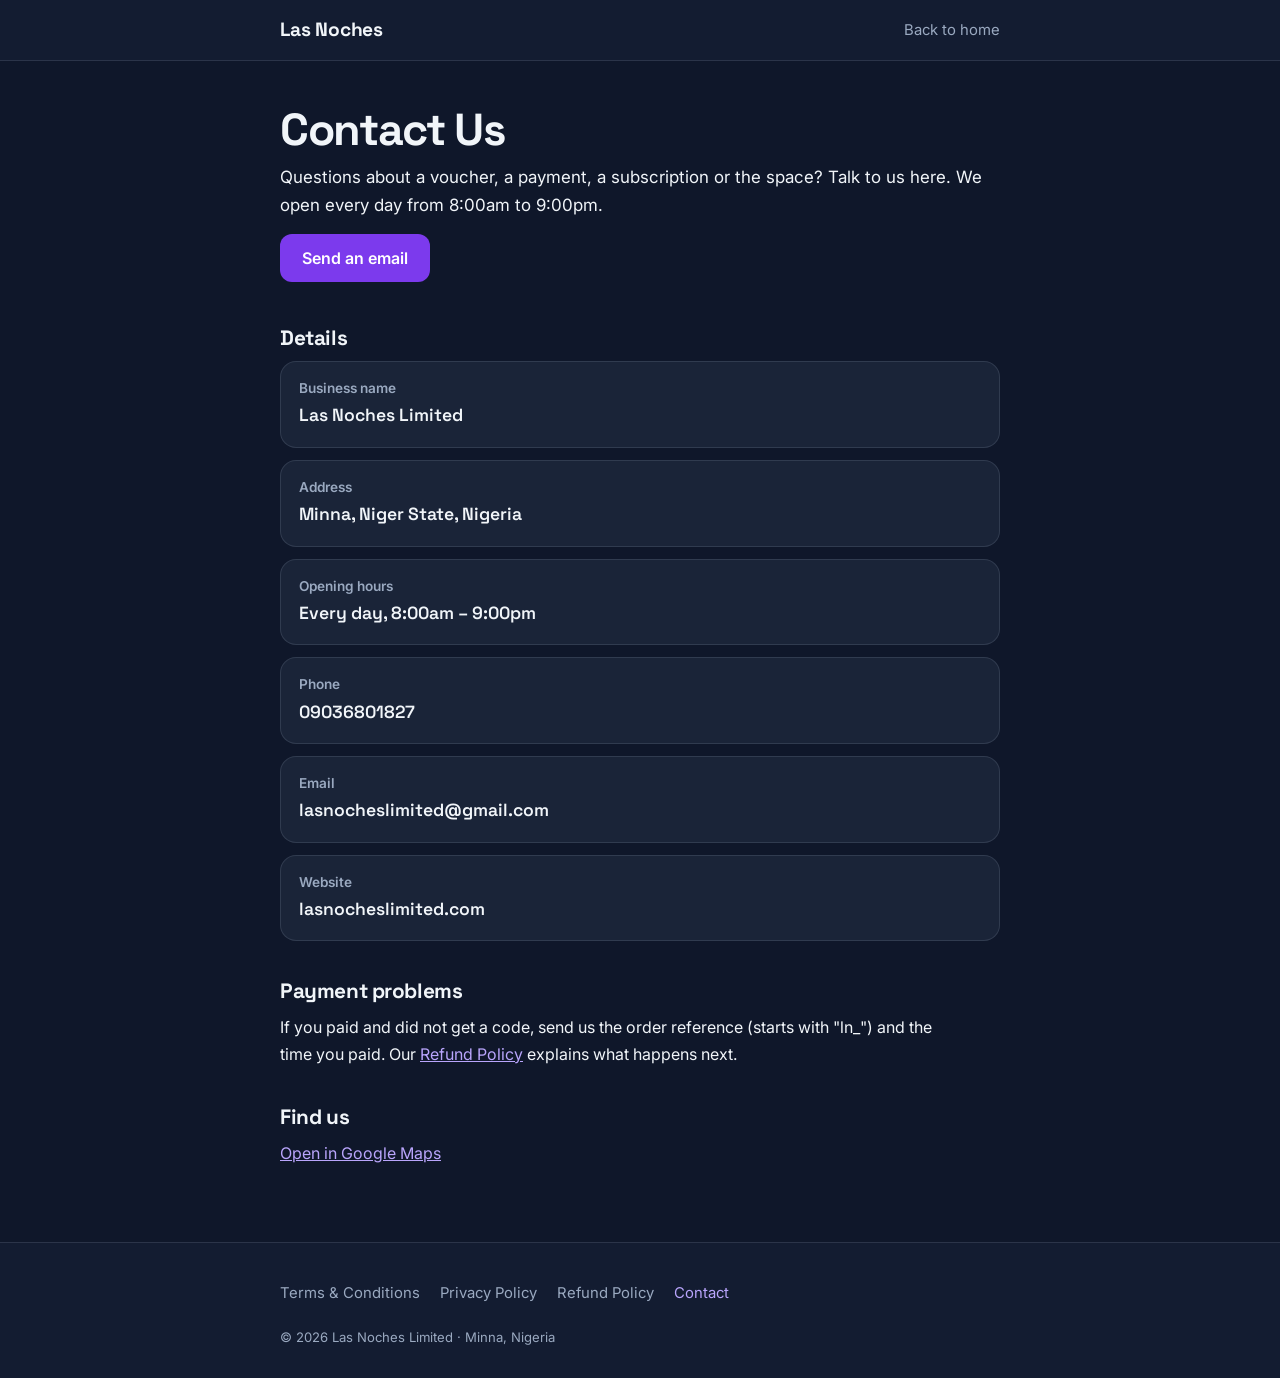
<file: contact.html>
<!DOCTYPE html>
<html lang="en">
<head>
<meta charset="UTF-8">
<meta name="viewport" content="width=device-width, initial-scale=1">
<title>Contact Us | Las Noches</title>
<meta name="description" content="Contact Las Noches Limited in Minna, Niger State, by WhatsApp, phone or email.">
<meta name="theme-color" content="#0f172a">
<link rel="icon" href="data:image/svg+xml,%3Csvg xmlns='http://www.w3.org/2000/svg' viewBox='0 0 24 24'%3E%3Crect width='24' height='24' rx='6' fill='%230f172a'/%3E%3Cpath d='M12 4a6 6 0 0 0 8 8 8 8 0 1 1-8-8Z' fill='%23a78bfa'/%3E%3C/svg%3E">
<link rel="preconnect" href="https://fonts.googleapis.com">
<link rel="preconnect" href="https://fonts.gstatic.com" crossorigin>
<link href="https://fonts.googleapis.com/css2?family=Inter:wght@400;500;600&family=Space+Grotesk:wght@500;600;700&display=swap" rel="stylesheet">
<link rel="stylesheet" href="legal.css">
</head>
<body>
<header class="hdr"><div class="wrap hdr-in">
<a class="brand" href="index.html">Las Noches</a>
<a class="back" href="index.html">Back to home</a>
</div></header>
<main><div class="wrap">
<h1>Contact Us</h1>


<p class="intro">Questions about a voucher, a payment, a subscription or the space? Talk to us here. We open every day from 8:00am to 9:00pm.</p>

<p>
<a class="btn wa wa-link" data-msg="Hi Las Noches, I have a question." href="https://wa.me/" target="_blank" rel="noopener">Chat on WhatsApp</a>
<a class="btn" href="mailto:lasnocheslimited@gmail.com">Send an email</a>
</p>

<h2>Details</h2>
<div class="card"><b>Business name</b><span>Las Noches Limited</span></div>
<div class="card"><b>Address</b><span>Minna, Niger State, Nigeria</span></div>
<div class="card"><b>Opening hours</b><span>Every day, 8:00am &ndash; 9:00pm</span></div>
<div class="card"><b>Phone</b><a class="val" href="tel:09036801827">09036801827</a></div>
<div class="card"><b>Email</b><a class="val" href="mailto:lasnocheslimited@gmail.com">lasnocheslimited@gmail.com</a></div>
<div class="card"><b>Website</b><a class="val" href="https://lasnocheslimited.com">lasnocheslimited.com</a></div>

<h2>Payment problems</h2>
<p>If you paid and did not get a code, send us the order reference (starts with "ln_") and the time you paid. Our <a href="refund.html">Refund Policy</a> explains what happens next.</p>

<h2>Find us</h2>
<p><a href="https://www.google.com/maps/search/?api=1&amp;query=Las+Noches+Minna+Niger+State+Nigeria" target="_blank" rel="noopener">Open in Google Maps</a></p>

</div></main>
<footer class="foot"><div class="wrap">
<nav class="foot-links" aria-label="Legal">
<a href="terms.html">Terms &amp; Conditions</a>
<a href="privacy.html">Privacy Policy</a>
<a href="refund.html">Refund Policy</a>
<a href="contact.html" aria-current="page">Contact</a>
</nav>
<small>&copy; 2026 Las Noches Limited &middot; Minna, Nigeria</small>
</div></footer>
<script src="config.js"></script>
<script>
(function(){var n=(window.CONFIG&&CONFIG.WHATSAPP)||'';
document.querySelectorAll('.wa-link').forEach(function(a){
if(!n){a.style.display='none';return}
a.href='https://wa.me/'+n+'?text='+encodeURIComponent(a.getAttribute('data-msg')||'');});})();
</script>
</body>
</html>
</file>
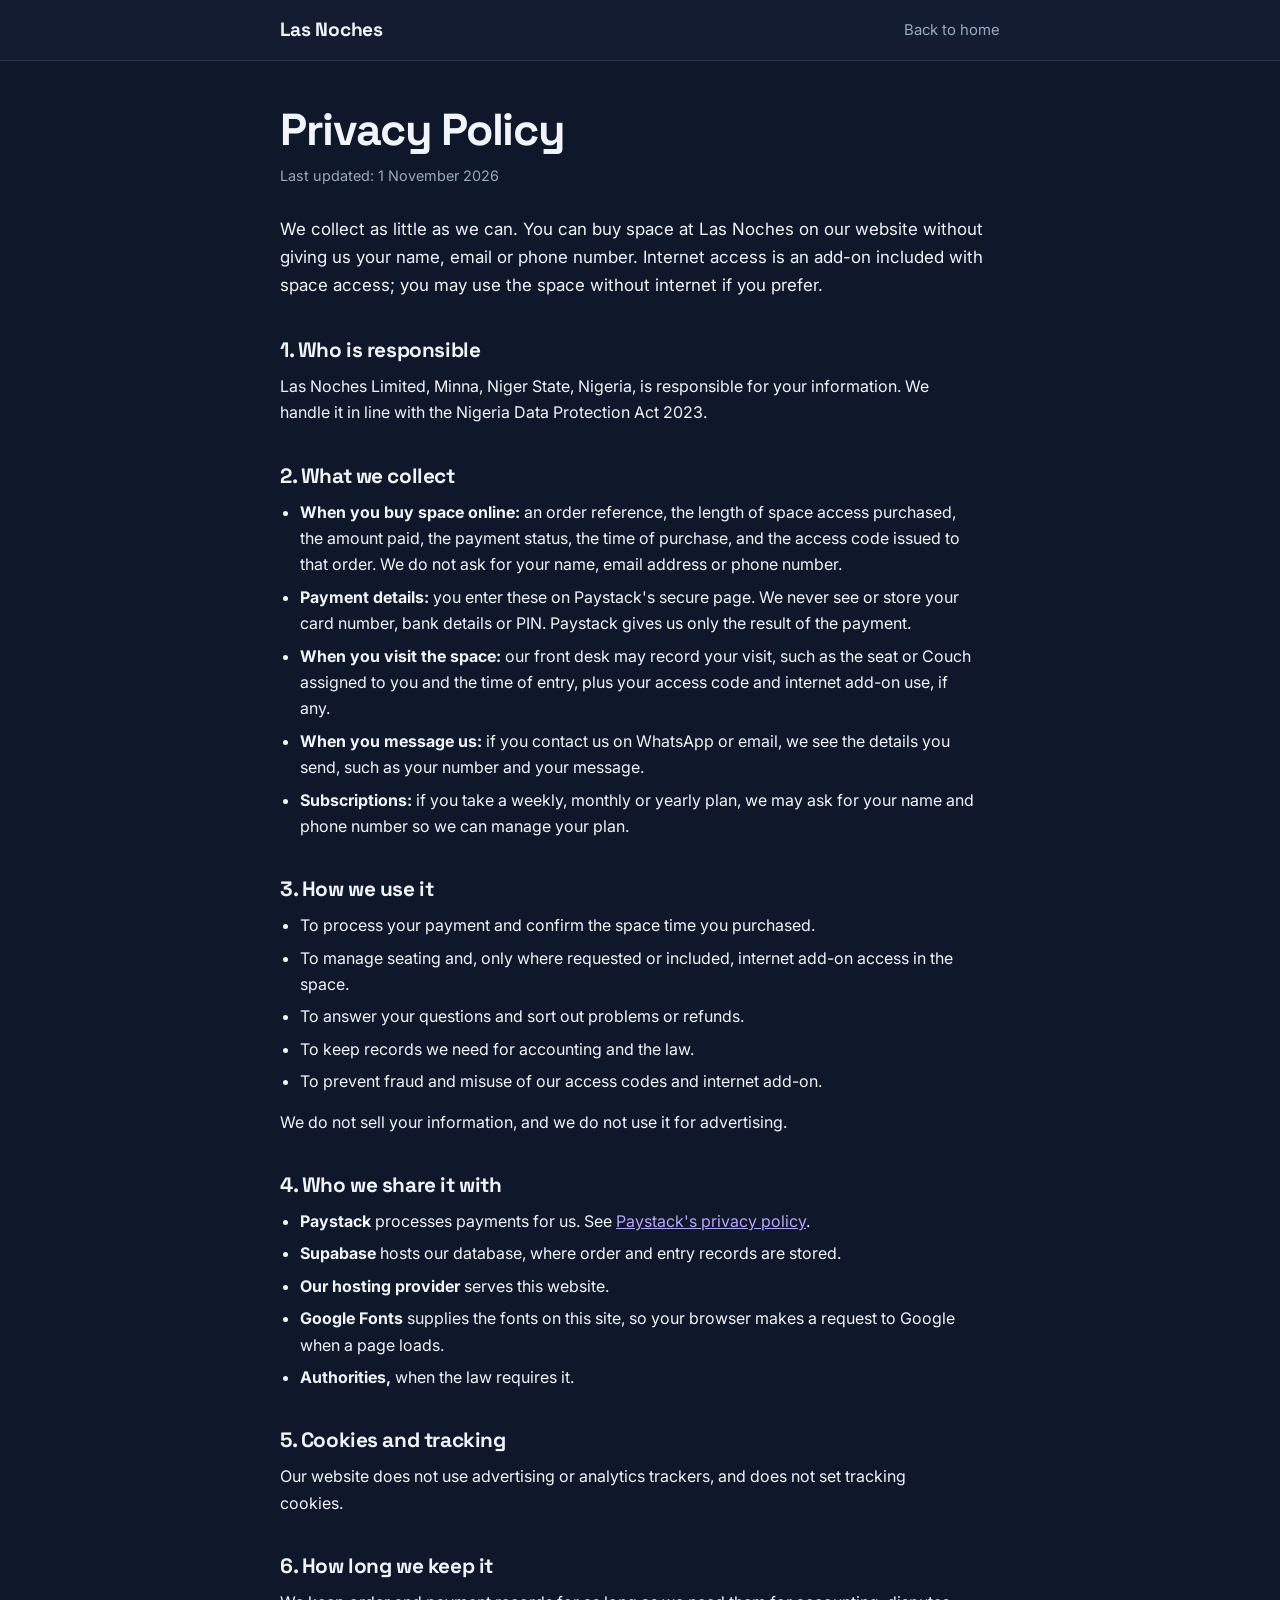
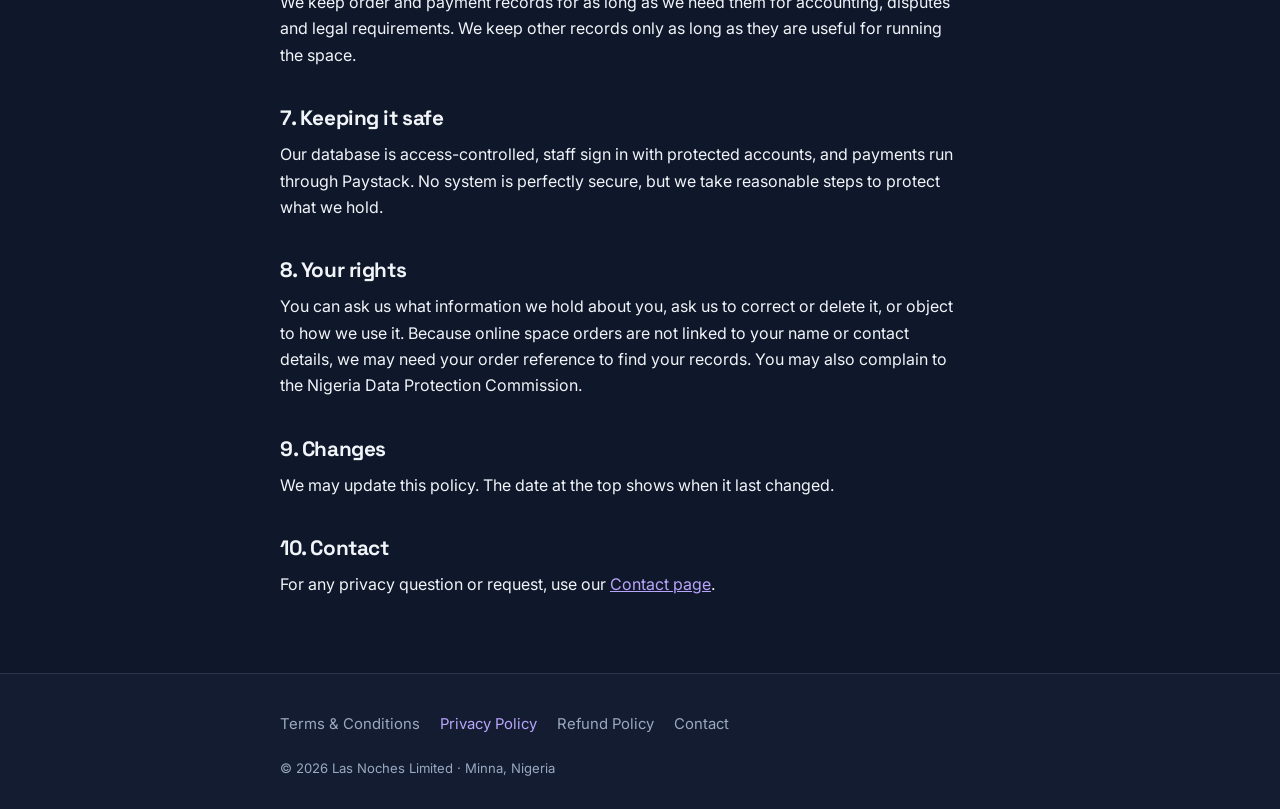
<file: privacy.html>
<!DOCTYPE html>
<html lang="en">
<head>
<meta charset="UTF-8">
<meta name="viewport" content="width=device-width, initial-scale=1">
<title>Privacy Policy | Las Noches</title>
<meta name="description" content="How Las Noches collects, uses and protects your information.">
<meta name="theme-color" content="#0f172a">
<link rel="icon" href="data:image/svg+xml,%3Csvg xmlns='http://www.w3.org/2000/svg' viewBox='0 0 24 24'%3E%3Crect width='24' height='24' rx='6' fill='%230f172a'/%3E%3Cpath d='M12 4a6 6 0 0 0 8 8 8 8 0 1 1-8-8Z' fill='%23a78bfa'/%3E%3C/svg%3E">
<link rel="preconnect" href="https://fonts.googleapis.com">
<link rel="preconnect" href="https://fonts.gstatic.com" crossorigin>
<link href="https://fonts.googleapis.com/css2?family=Inter:wght@400;500;600&family=Space+Grotesk:wght@500;600;700&display=swap" rel="stylesheet">
<link rel="stylesheet" href="legal.css">
</head>
<body>
<header class="hdr"><div class="wrap hdr-in">
<a class="brand" href="index.html">Las Noches</a>
<a class="back" href="index.html">Back to home</a>
</div></header>
<main><div class="wrap">
<h1>Privacy Policy</h1>
<p class="upd">Last updated: 1 November 2026</p>

<p class="intro">We collect as little as we can. You can buy space at Las Noches on our website without giving us your name, email or phone number. Internet access is an add-on included with space access; you may use the space without internet if you prefer.</p>

<h2>1. Who is responsible</h2>
<p>Las Noches Limited, Minna, Niger State, Nigeria, is responsible for your information. We handle it in line with the Nigeria Data Protection Act 2023.</p>

<h2>2. What we collect</h2>
<ul>
<li><b>When you buy space online:</b> an order reference, the length of space access purchased, the amount paid, the payment status, the time of purchase, and the access code issued to that order. We do not ask for your name, email address or phone number.</li>
<li><b>Payment details:</b> you enter these on Paystack's secure page. We never see or store your card number, bank details or PIN. Paystack gives us only the result of the payment.</li>
<li><b>When you visit the space:</b> our front desk may record your visit, such as the seat or Couch assigned to you and the time of entry, plus your access code and internet add-on use, if any.</li>
<li><b>When you message us:</b> if you contact us on WhatsApp or email, we see the details you send, such as your number and your message.</li>
<li><b>Subscriptions:</b> if you take a weekly, monthly or yearly plan, we may ask for your name and phone number so we can manage your plan.</li>
</ul>

<h2>3. How we use it</h2>
<ul>
<li>To process your payment and confirm the space time you purchased.</li>
<li>To manage seating and, only where requested or included, internet add-on access in the space.</li>
<li>To answer your questions and sort out problems or refunds.</li>
<li>To keep records we need for accounting and the law.</li>
<li>To prevent fraud and misuse of our access codes and internet add-on.</li>
</ul>
<p>We do not sell your information, and we do not use it for advertising.</p>

<h2>4. Who we share it with</h2>
<ul>
<li><b>Paystack</b> processes payments for us. See <a href="https://paystack.com/privacy" target="_blank" rel="noopener">Paystack's privacy policy</a>.</li>
<li><b>Supabase</b> hosts our database, where order and entry records are stored.</li>
<li><b>Our hosting provider</b> serves this website.</li>
<li><b>Google Fonts</b> supplies the fonts on this site, so your browser makes a request to Google when a page loads.</li>
<li><b>Authorities,</b> when the law requires it.</li>
</ul>

<h2>5. Cookies and tracking</h2>
<p>Our website does not use advertising or analytics trackers, and does not set tracking cookies.</p>

<h2>6. How long we keep it</h2>
<p>We keep order and payment records for as long as we need them for accounting, disputes and legal requirements. We keep other records only as long as they are useful for running the space.</p>

<h2>7. Keeping it safe</h2>
<p>Our database is access-controlled, staff sign in with protected accounts, and payments run through Paystack. No system is perfectly secure, but we take reasonable steps to protect what we hold.</p>

<h2>8. Your rights</h2>
<p>You can ask us what information we hold about you, ask us to correct or delete it, or object to how we use it. Because online space orders are not linked to your name or contact details, we may need your order reference to find your records. You may also complain to the Nigeria Data Protection Commission.</p>

<h2>9. Changes</h2>
<p>We may update this policy. The date at the top shows when it last changed.</p>

<h2>10. Contact</h2>
<p>For any privacy question or request, use our <a href="contact.html">Contact page</a>.</p>

</div></main>
<footer class="foot"><div class="wrap">
<nav class="foot-links" aria-label="Legal">
<a href="terms.html">Terms &amp; Conditions</a>
<a href="privacy.html" aria-current="page">Privacy Policy</a>
<a href="refund.html">Refund Policy</a>
<a href="contact.html">Contact</a>
</nav>
<small>&copy; 2026 Las Noches Limited &middot; Minna, Nigeria</small>
</div></footer>

</body>
</html>
</file>
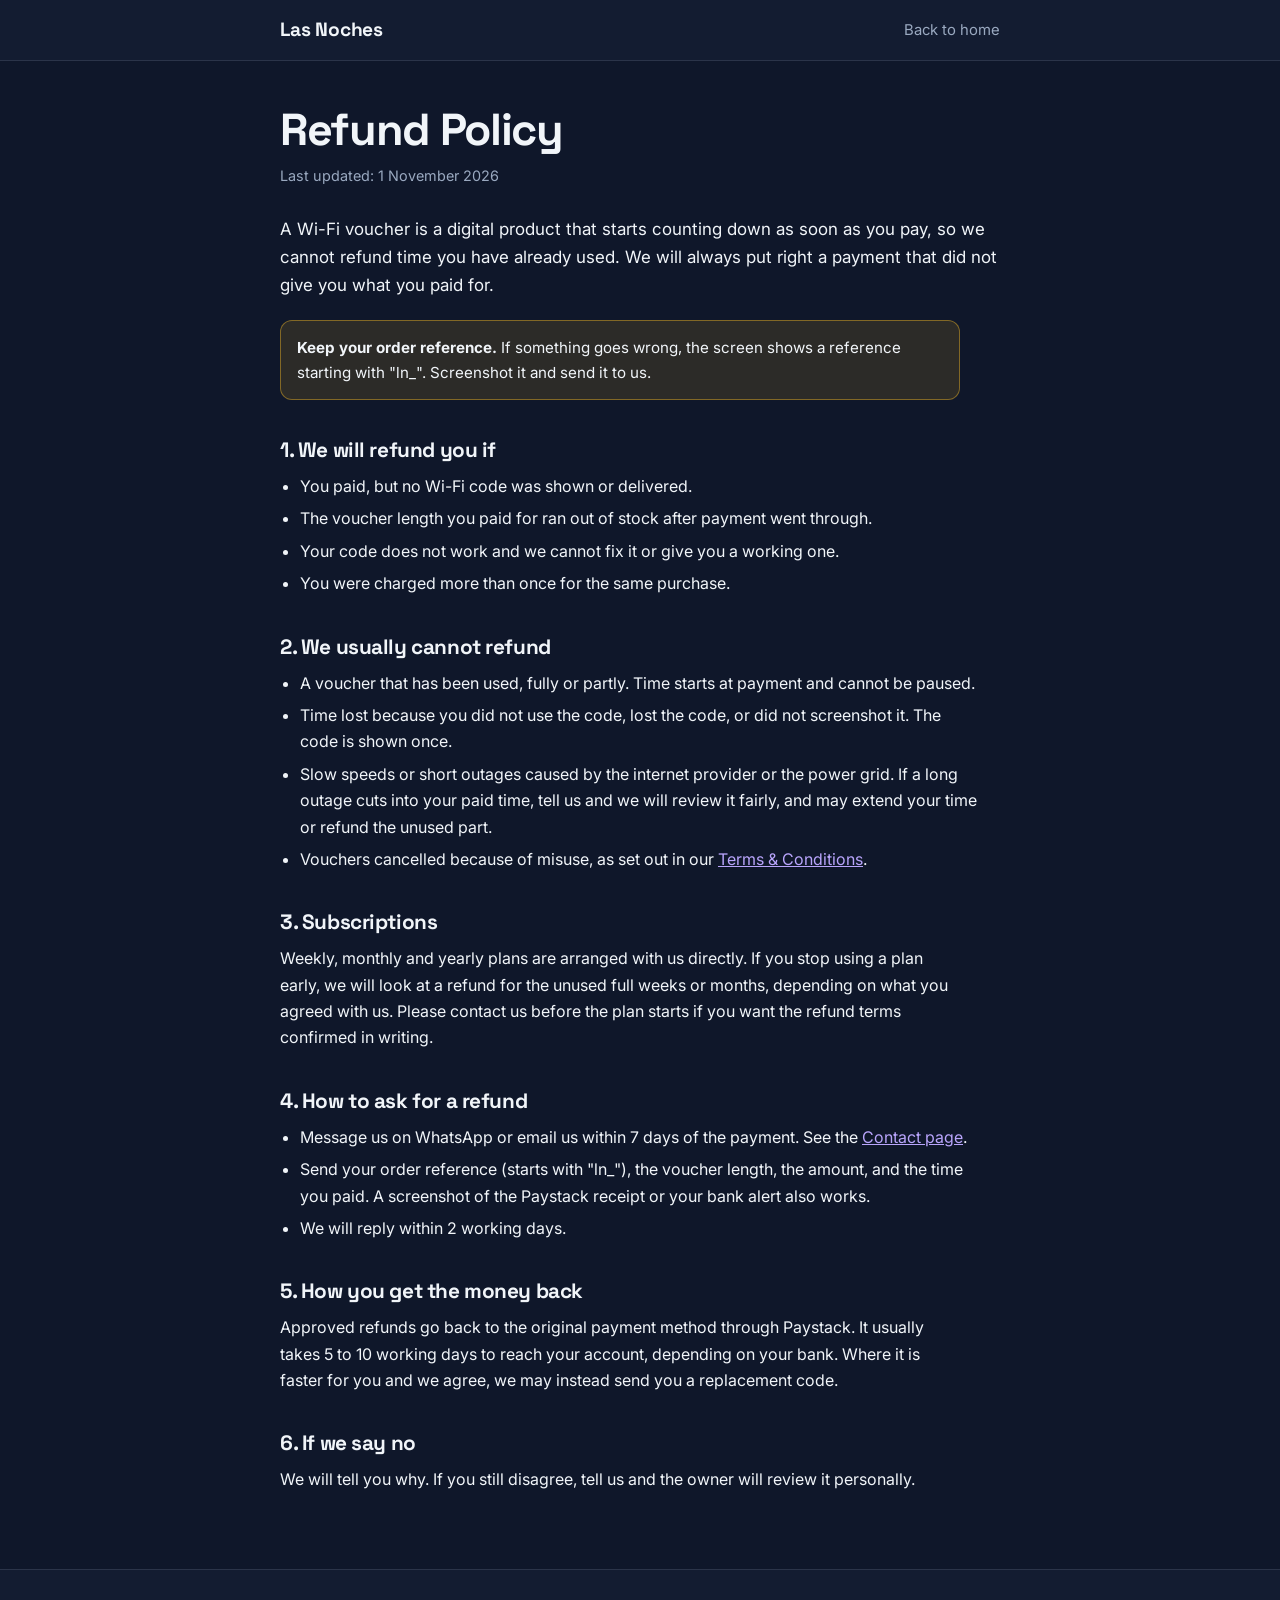
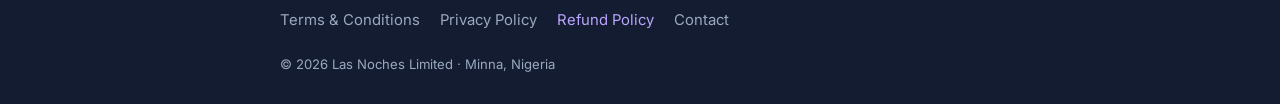
<file: refund.html>
<!DOCTYPE html>
<html lang="en">
<head>
<meta charset="UTF-8">
<meta name="viewport" content="width=device-width, initial-scale=1">
<title>Refund Policy | Las Noches</title>
<meta name="description" content="When Las Noches refunds payments for Wi-Fi vouchers and other services.">
<meta name="theme-color" content="#0f172a">
<link rel="icon" href="data:image/svg+xml,%3Csvg xmlns='http://www.w3.org/2000/svg' viewBox='0 0 24 24'%3E%3Crect width='24' height='24' rx='6' fill='%230f172a'/%3E%3Cpath d='M12 4a6 6 0 0 0 8 8 8 8 0 1 1-8-8Z' fill='%23a78bfa'/%3E%3C/svg%3E">
<link rel="preconnect" href="https://fonts.googleapis.com">
<link rel="preconnect" href="https://fonts.gstatic.com" crossorigin>
<link href="https://fonts.googleapis.com/css2?family=Inter:wght@400;500;600&family=Space+Grotesk:wght@500;600;700&display=swap" rel="stylesheet">
<link rel="stylesheet" href="legal.css">
</head>
<body>
<header class="hdr"><div class="wrap hdr-in">
<a class="brand" href="index.html">Las Noches</a>
<a class="back" href="index.html">Back to home</a>
</div></header>
<main><div class="wrap">
<h1>Refund Policy</h1>
<p class="upd">Last updated: 1 November 2026</p>

<p class="intro">A Wi-Fi voucher is a digital product that starts counting down as soon as you pay, so we cannot refund time you have already used. We will always put right a payment that did not give you what you paid for.</p>

<span class="note"><b>Keep your order reference.</b> If something goes wrong, the screen shows a reference starting with "ln_". Screenshot it and send it to us.</span>

<h2>1. We will refund you if</h2>
<ul>
<li>You paid, but no Wi-Fi code was shown or delivered.</li>
<li>The voucher length you paid for ran out of stock after payment went through.</li>
<li>Your code does not work and we cannot fix it or give you a working one.</li>
<li>You were charged more than once for the same purchase.</li>
</ul>

<h2>2. We usually cannot refund</h2>
<ul>
<li>A voucher that has been used, fully or partly. Time starts at payment and cannot be paused.</li>
<li>Time lost because you did not use the code, lost the code, or did not screenshot it. The code is shown once.</li>
<li>Slow speeds or short outages caused by the internet provider or the power grid. If a long outage cuts into your paid time, tell us and we will review it fairly, and may extend your time or refund the unused part.</li>
<li>Vouchers cancelled because of misuse, as set out in our <a href="terms.html">Terms &amp; Conditions</a>.</li>
</ul>

<h2>3. Subscriptions</h2>
<p>Weekly, monthly and yearly plans are arranged with us directly. If you stop using a plan early, we will look at a refund for the unused full weeks or months, depending on what you agreed with us. Please contact us before the plan starts if you want the refund terms confirmed in writing.</p>

<h2>4. How to ask for a refund</h2>
<ul>
<li>Message us on WhatsApp or email us within 7 days of the payment. See the <a href="contact.html">Contact page</a>.</li>
<li>Send your order reference (starts with "ln_"), the voucher length, the amount, and the time you paid. A screenshot of the Paystack receipt or your bank alert also works.</li>
<li>We will reply within 2 working days.</li>
</ul>

<h2>5. How you get the money back</h2>
<p>Approved refunds go back to the original payment method through Paystack. It usually takes 5 to 10 working days to reach your account, depending on your bank. Where it is faster for you and we agree, we may instead send you a replacement code.</p>

<h2>6. If we say no</h2>
<p>We will tell you why. If you still disagree, tell us and the owner will review it personally.</p>

</div></main>
<footer class="foot"><div class="wrap">
<nav class="foot-links" aria-label="Legal">
<a href="terms.html">Terms &amp; Conditions</a>
<a href="privacy.html">Privacy Policy</a>
<a href="refund.html" aria-current="page">Refund Policy</a>
<a href="contact.html">Contact</a>
</nav>
<small>&copy; 2026 Las Noches Limited &middot; Minna, Nigeria</small>
</div></footer>

</body>
</html>
</file>
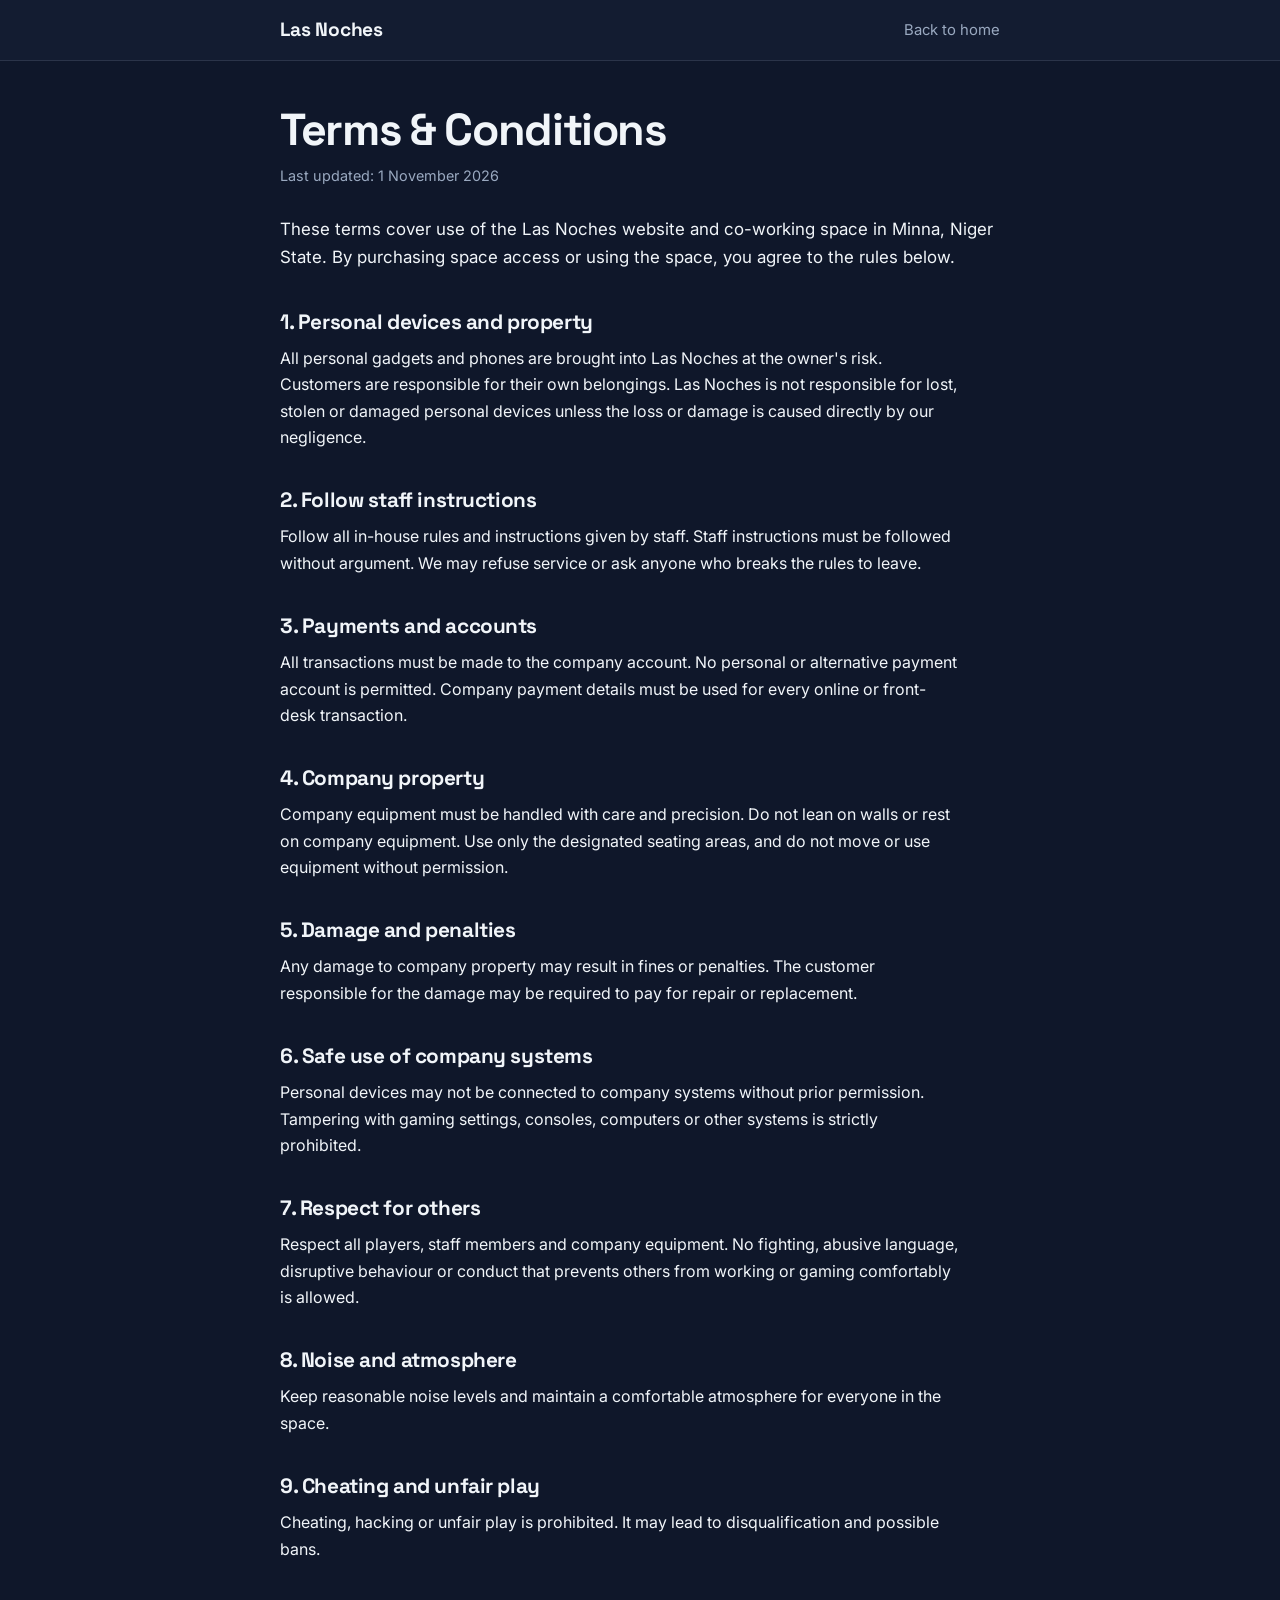
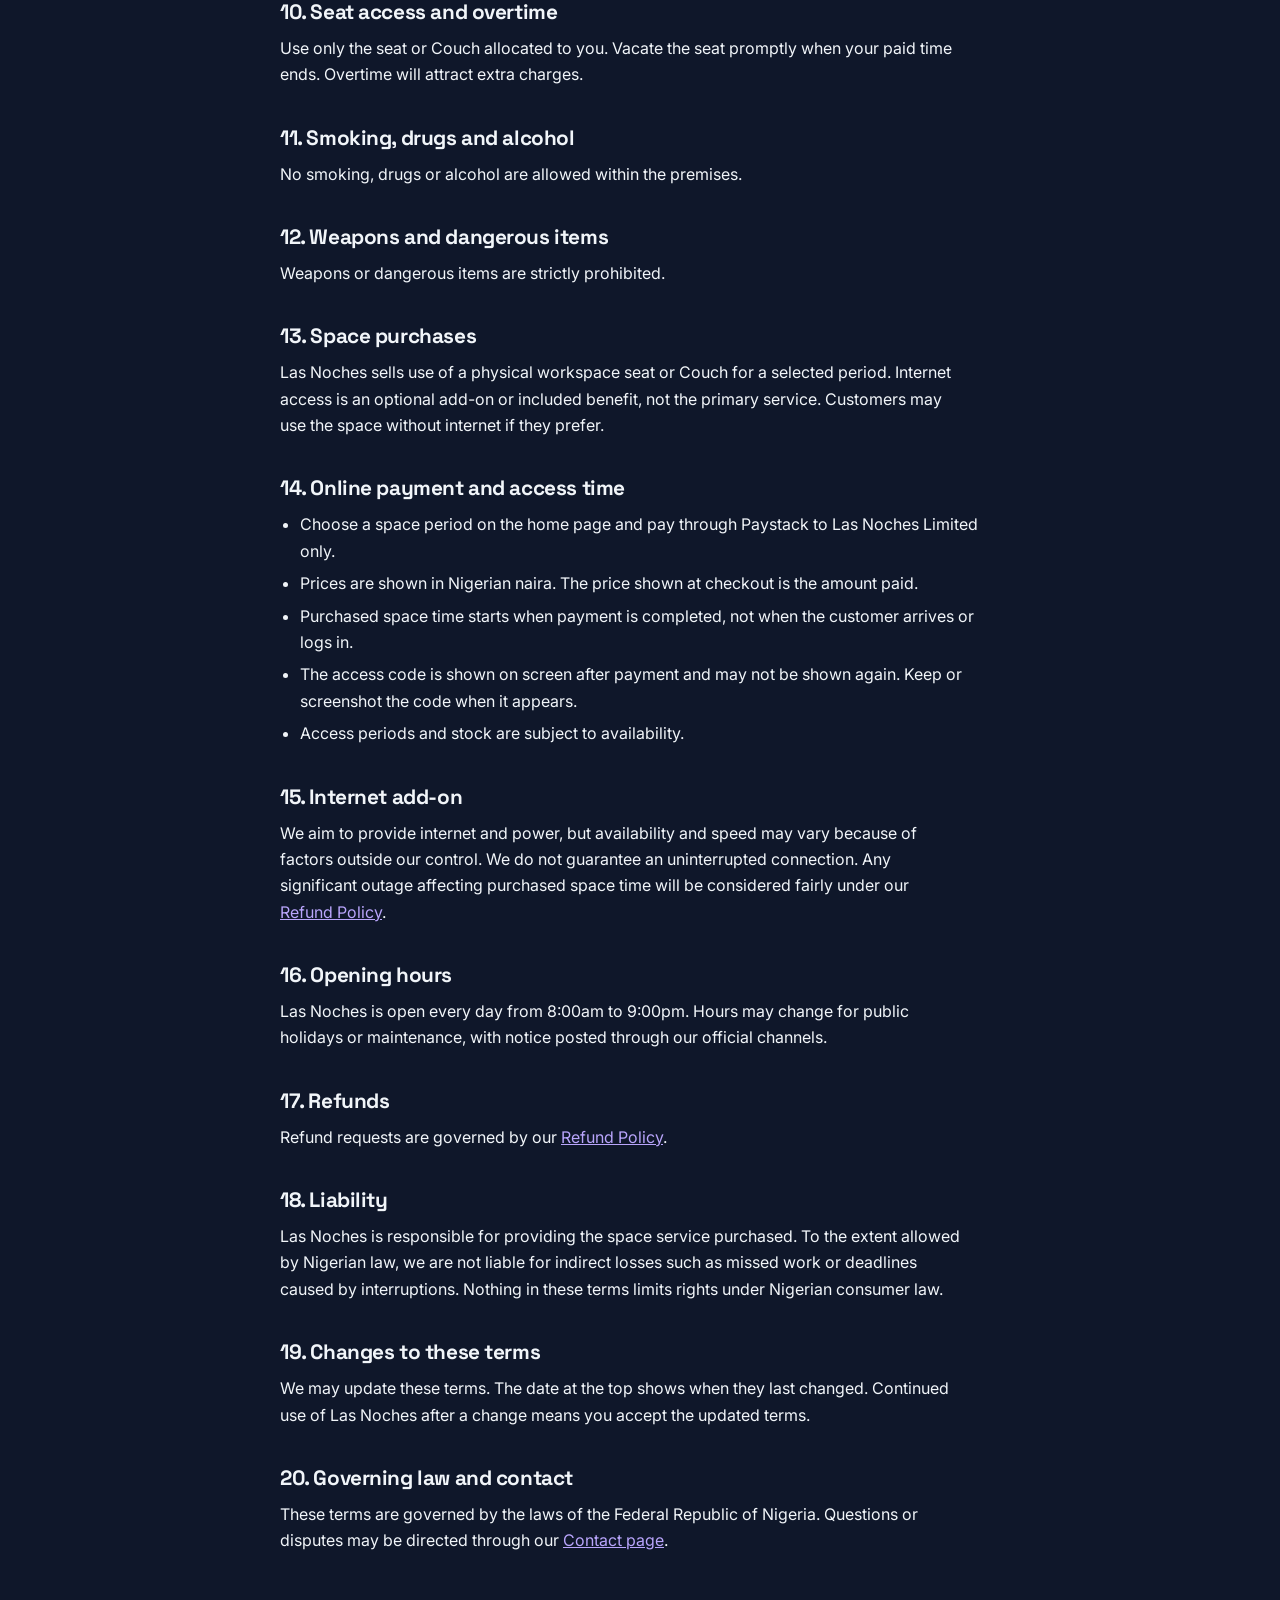
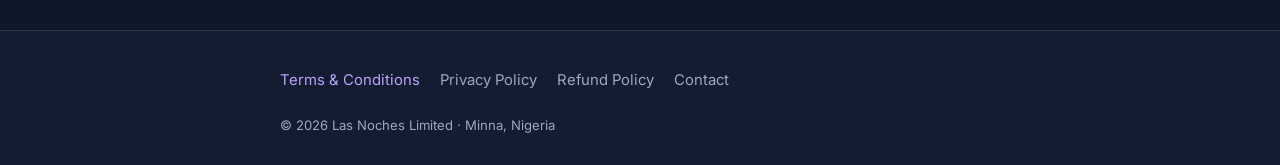
<file: terms.html>
<!DOCTYPE html>
<html lang="en">
<head>
<meta charset="UTF-8">
<meta name="viewport" content="width=device-width, initial-scale=1">
<title>Terms &amp; Conditions | Las Noches</title>
<meta name="description" content="Terms for using the Las Noches website, buying workspace time and using our space in Minna.">
<meta name="theme-color" content="#0f172a">
<link rel="icon" href="data:image/svg+xml,%3Csvg xmlns='http://www.w3.org/2000/svg' viewBox='0 0 24 24'%3E%3Crect width='24' height='24' rx='6' fill='%230f172a'/%3E%3Cpath d='M12 4a6 6 0 0 0 8 8 8 8 0 1 1-8-8Z' fill='%23a78bfa'/%3E%3C/svg%3E">
<link rel="preconnect" href="https://fonts.googleapis.com">
<link rel="preconnect" href="https://fonts.gstatic.com" crossorigin>
<link href="https://fonts.googleapis.com/css2?family=Inter:wght@400;500;600&family=Space+Grotesk:wght@500;600;700&display=swap" rel="stylesheet">
<link rel="stylesheet" href="legal.css">
</head>
<body>
<header class="hdr"><div class="wrap hdr-in">
<a class="brand" href="index.html">Las Noches</a>
<a class="back" href="index.html">Back to home</a>
</div></header>
<main><div class="wrap">
<h1>Terms &amp; Conditions</h1>
<p class="upd">Last updated: 1 November 2026</p>

<p class="intro">These terms cover use of the Las Noches website and co-working space in Minna, Niger State. By purchasing space access or using the space, you agree to the rules below.</p>

<h2>1. Personal devices and property</h2>
<p>All personal gadgets and phones are brought into Las Noches at the owner's risk. Customers are responsible for their own belongings. Las Noches is not responsible for lost, stolen or damaged personal devices unless the loss or damage is caused directly by our negligence.</p>

<h2>2. Follow staff instructions</h2>
<p>Follow all in-house rules and instructions given by staff. Staff instructions must be followed without argument. We may refuse service or ask anyone who breaks the rules to leave.</p>

<h2>3. Payments and accounts</h2>
<p>All transactions must be made to the company account. No personal or alternative payment account is permitted. Company payment details must be used for every online or front-desk transaction.</p>

<h2>4. Company property</h2>
<p>Company equipment must be handled with care and precision. Do not lean on walls or rest on company equipment. Use only the designated seating areas, and do not move or use equipment without permission.</p>

<h2>5. Damage and penalties</h2>
<p>Any damage to company property may result in fines or penalties. The customer responsible for the damage may be required to pay for repair or replacement.</p>

<h2>6. Safe use of company systems</h2>
<p>Personal devices may not be connected to company systems without prior permission. Tampering with gaming settings, consoles, computers or other systems is strictly prohibited.</p>

<h2>7. Respect for others</h2>
<p>Respect all players, staff members and company equipment. No fighting, abusive language, disruptive behaviour or conduct that prevents others from working or gaming comfortably is allowed.</p>

<h2>8. Noise and atmosphere</h2>
<p>Keep reasonable noise levels and maintain a comfortable atmosphere for everyone in the space.</p>

<h2>9. Cheating and unfair play</h2>
<p>Cheating, hacking or unfair play is prohibited. It may lead to disqualification and possible bans.</p>

<h2>10. Seat access and overtime</h2>
<p>Use only the seat or Couch allocated to you. Vacate the seat promptly when your paid time ends. Overtime will attract extra charges.</p>

<h2>11. Smoking, drugs and alcohol</h2>
<p>No smoking, drugs or alcohol are allowed within the premises.</p>

<h2>12. Weapons and dangerous items</h2>
<p>Weapons or dangerous items are strictly prohibited.</p>

<h2>13. Space purchases</h2>
<p>Las Noches sells use of a physical workspace seat or Couch for a selected period. Internet access is an optional add-on or included benefit, not the primary service. Customers may use the space without internet if they prefer.</p>

<h2>14. Online payment and access time</h2>
<ul>
<li>Choose a space period on the home page and pay through Paystack to Las Noches Limited only.</li>
<li>Prices are shown in Nigerian naira. The price shown at checkout is the amount paid.</li>
<li>Purchased space time starts when payment is completed, not when the customer arrives or logs in.</li>
<li>The access code is shown on screen after payment and may not be shown again. Keep or screenshot the code when it appears.</li>
<li>Access periods and stock are subject to availability.</li>
</ul>

<h2>15. Internet add-on</h2>
<p>We aim to provide internet and power, but availability and speed may vary because of factors outside our control. We do not guarantee an uninterrupted connection. Any significant outage affecting purchased space time will be considered fairly under our <a href="refund.html">Refund Policy</a>.</p>

<h2>16. Opening hours</h2>
<p>Las Noches is open every day from 8:00am to 9:00pm. Hours may change for public holidays or maintenance, with notice posted through our official channels.</p>

<h2>17. Refunds</h2>
<p>Refund requests are governed by our <a href="refund.html">Refund Policy</a>.</p>

<h2>18. Liability</h2>
<p>Las Noches is responsible for providing the space service purchased. To the extent allowed by Nigerian law, we are not liable for indirect losses such as missed work or deadlines caused by interruptions. Nothing in these terms limits rights under Nigerian consumer law.</p>

<h2>19. Changes to these terms</h2>
<p>We may update these terms. The date at the top shows when they last changed. Continued use of Las Noches after a change means you accept the updated terms.</p>

<h2>20. Governing law and contact</h2>
<p>These terms are governed by the laws of the Federal Republic of Nigeria. Questions or disputes may be directed through our <a href="contact.html">Contact page</a>.</p>

</div></main>
<footer class="foot"><div class="wrap">
<nav class="foot-links" aria-label="Legal">
<a href="terms.html" aria-current="page">Terms &amp; Conditions</a>
<a href="privacy.html">Privacy Policy</a>
<a href="refund.html">Refund Policy</a>
<a href="contact.html">Contact</a>
</nav>
<small>&copy; 2026 Las Noches Limited &middot; Minna, Nigeria</small>
</div></footer>

</body>
</html>
</file>
<file: legal.css>
/* Las Noches — shared styles for terms, privacy, refund and contact pages */
:root{--bg:#0f172a;--bg-soft:#131c31;--surface:#1a2438;--line:rgba(148,163,184,.18);--line-hi:rgba(148,163,184,.34);--text:#f1f5f9;--muted:#9aa9c0;--brand:#8b5cf6;--brand-btn:#7c3aed;--brand-btn-hi:#6d28d9;--brand-text:#b9a5fc;--wa:#0f7d42;--amber:#fbbf24;--amber-tint:rgba(251,191,36,.12);--amber-line:rgba(251,191,36,.42);
--f-display:'Space Grotesk',system-ui,sans-serif;--f-body:'Inter',system-ui,-apple-system,'Segoe UI',Roboto,sans-serif;color-scheme:dark}
*,*::before,*::after{box-sizing:border-box;margin:0;padding:0}
html{-webkit-text-size-adjust:100%}
body{font-family:var(--f-body);font-size:16px;line-height:1.65;background:var(--bg);color:var(--text);-webkit-font-smoothing:antialiased;overflow-x:hidden}
a{color:var(--brand-text)}
:focus-visible{outline:2px solid var(--brand-text);outline-offset:2px}
.wrap{width:100%;max-width:760px;margin:0 auto;padding:0 20px}
.hdr{border-bottom:1px solid var(--line);background:var(--bg-soft)}
.hdr-in{min-height:60px;display:flex;align-items:center;justify-content:space-between;gap:12px}
.brand{font:700 1.2rem/1 var(--f-display);letter-spacing:-.01em;color:var(--text);text-decoration:none}
.back{display:inline-flex;align-items:center;min-height:44px;color:var(--muted);text-decoration:none;font-size:.93rem}
.back:hover{color:var(--brand-text)}
main{padding:44px 0 64px}
h1{font:700 clamp(1.9rem,7vw,2.8rem)/1.1 var(--f-display);letter-spacing:-.03em;margin-bottom:10px}
.upd{color:var(--muted);font-size:.9rem;margin-bottom:28px}
.intro{font-size:1.06rem;margin-bottom:8px}
h2{font:700 1.3rem/1.2 var(--f-display);letter-spacing:-.02em;margin:38px 0 10px}
p{margin-bottom:12px;max-width:68ch}
ul{margin:0 0 14px 20px;max-width:68ch}
li{margin-bottom:6px}
.note{display:block;margin:20px 0;padding:14px 16px;border-radius:12px;background:var(--amber-tint);border:1px solid var(--amber-line);font-size:.95rem;max-width:68ch}
.card{padding:18px;border-radius:16px;background:var(--surface);border:1px solid var(--line);margin-bottom:12px}
.card b{display:block;font:600 .85rem/1.2 var(--f-body);color:var(--muted);margin-bottom:6px}
.card span,.card a.val{font:600 1.1rem/1.3 var(--f-display);color:var(--text);text-decoration:none;word-break:break-word}
.btn{display:inline-flex;align-items:center;justify-content:center;min-height:48px;padding:0 22px;border-radius:12px;font:600 1rem/1 var(--f-body);text-decoration:none;background:var(--brand-btn);color:#fff;margin:6px 8px 6px 0}
.btn:hover{background:var(--brand-btn-hi)}
.btn.wa{background:var(--wa)}
.foot{padding:28px 0 calc(28px + env(safe-area-inset-bottom));background:var(--bg-soft);border-top:1px solid var(--line)}
.foot-links{display:flex;flex-wrap:wrap;gap:2px 20px;margin-bottom:8px}
.foot-links a{display:inline-flex;align-items:center;min-height:44px;color:var(--muted);text-decoration:none;font-size:.93rem}
.foot-links a:hover,.foot-links a[aria-current]{color:var(--brand-text)}
.foot small{color:var(--muted);font-size:.82rem}
</file>
